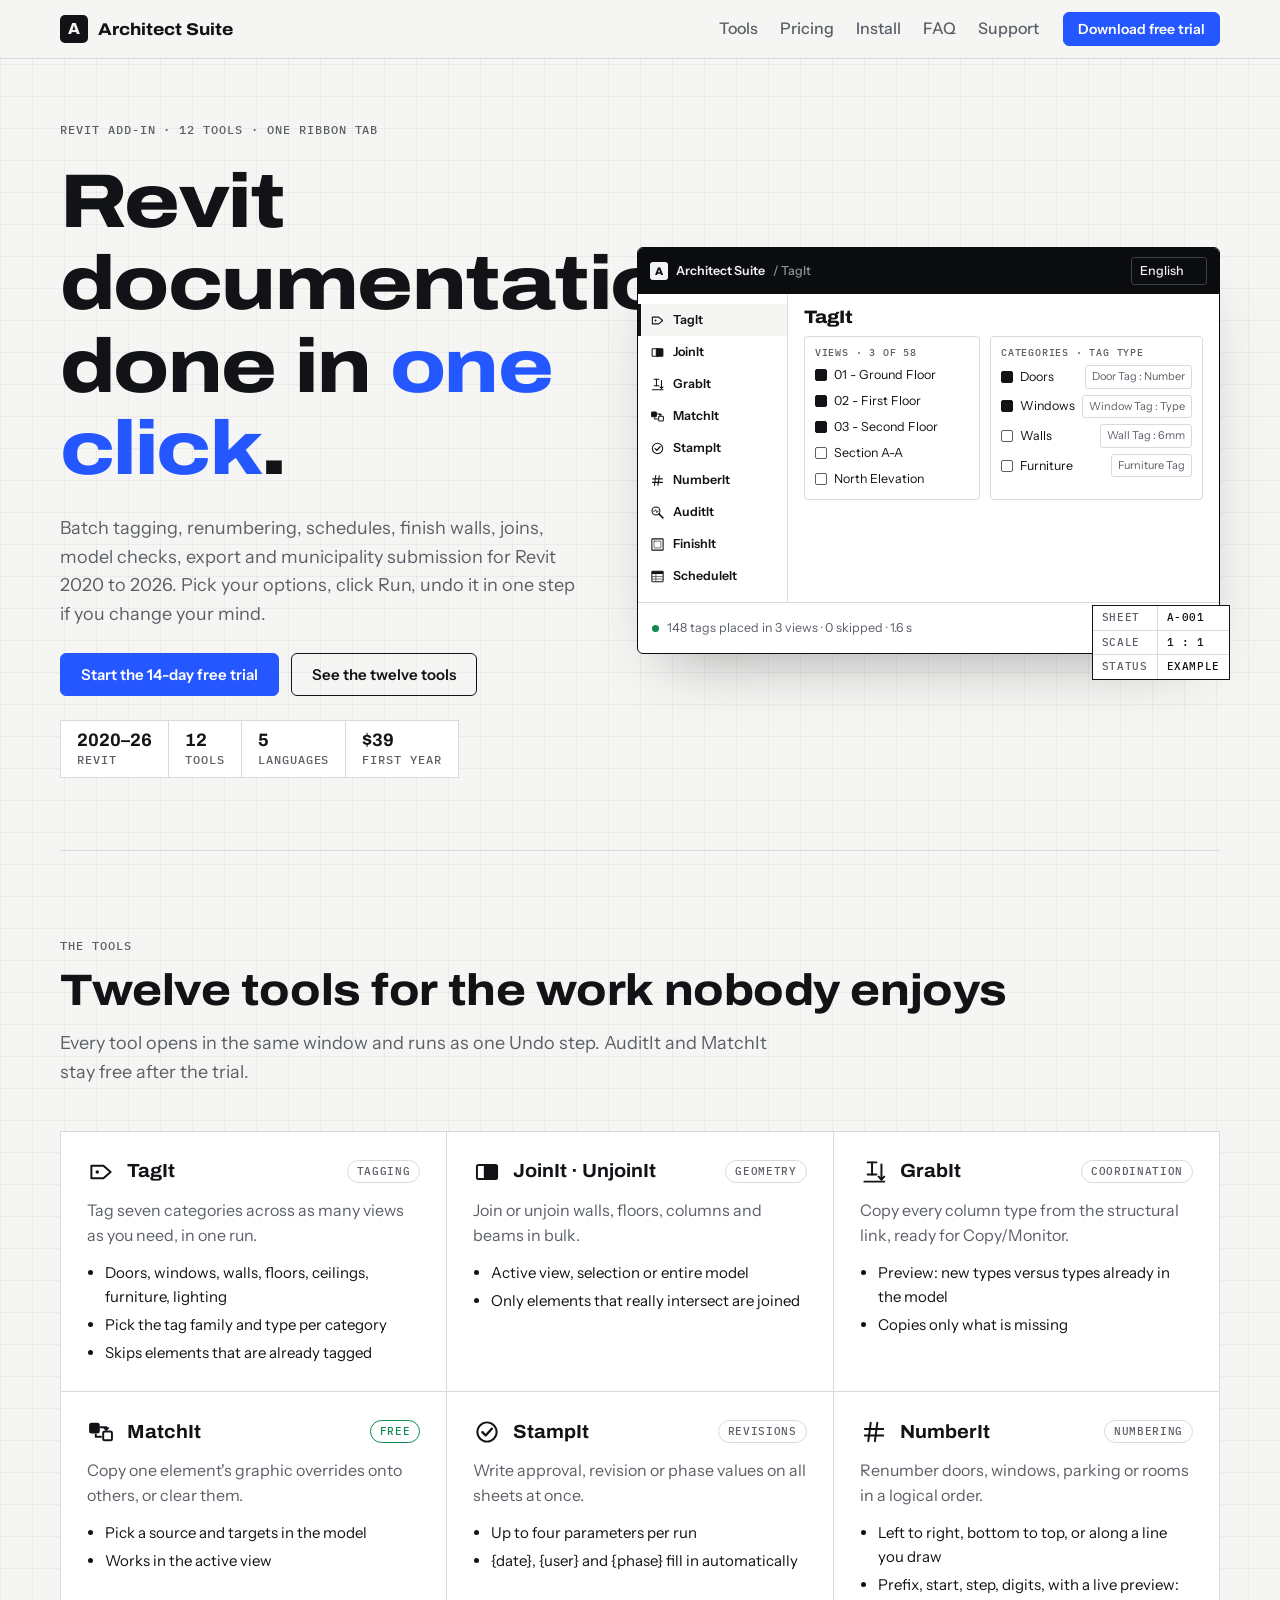
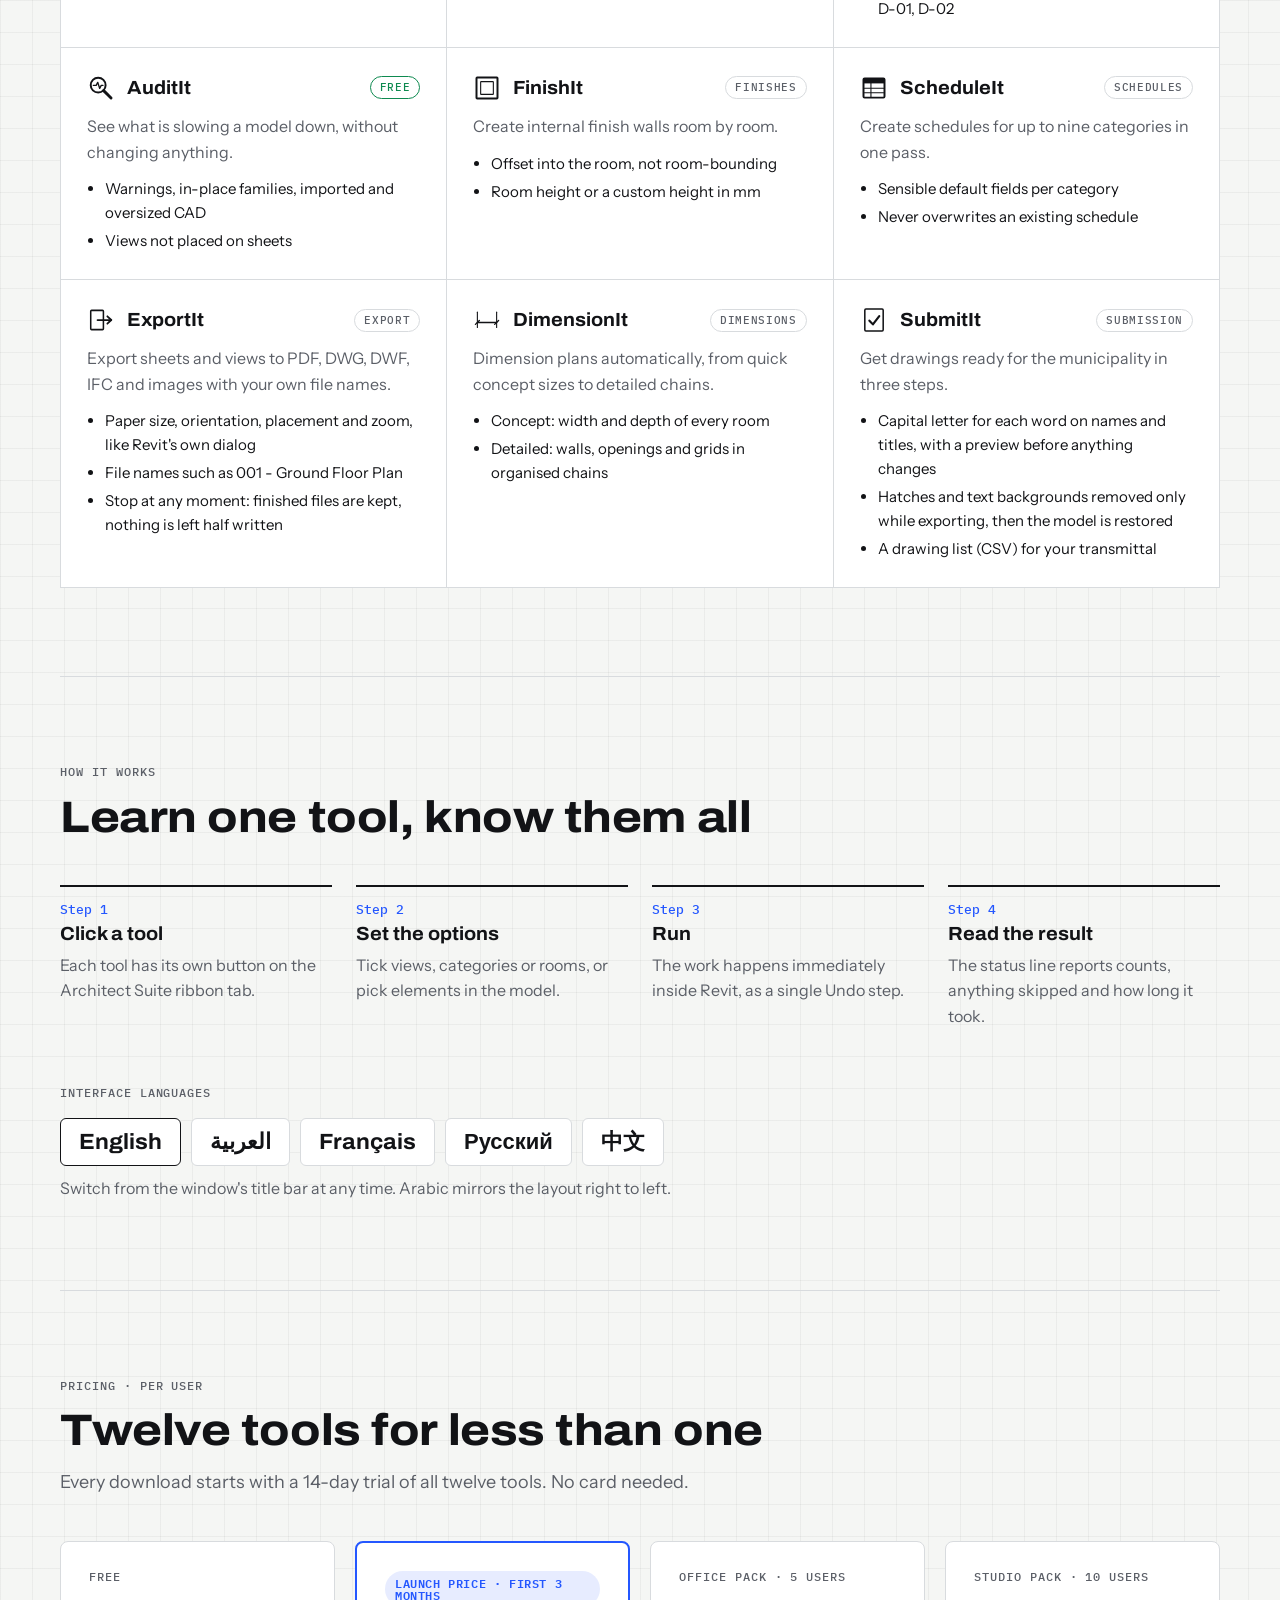
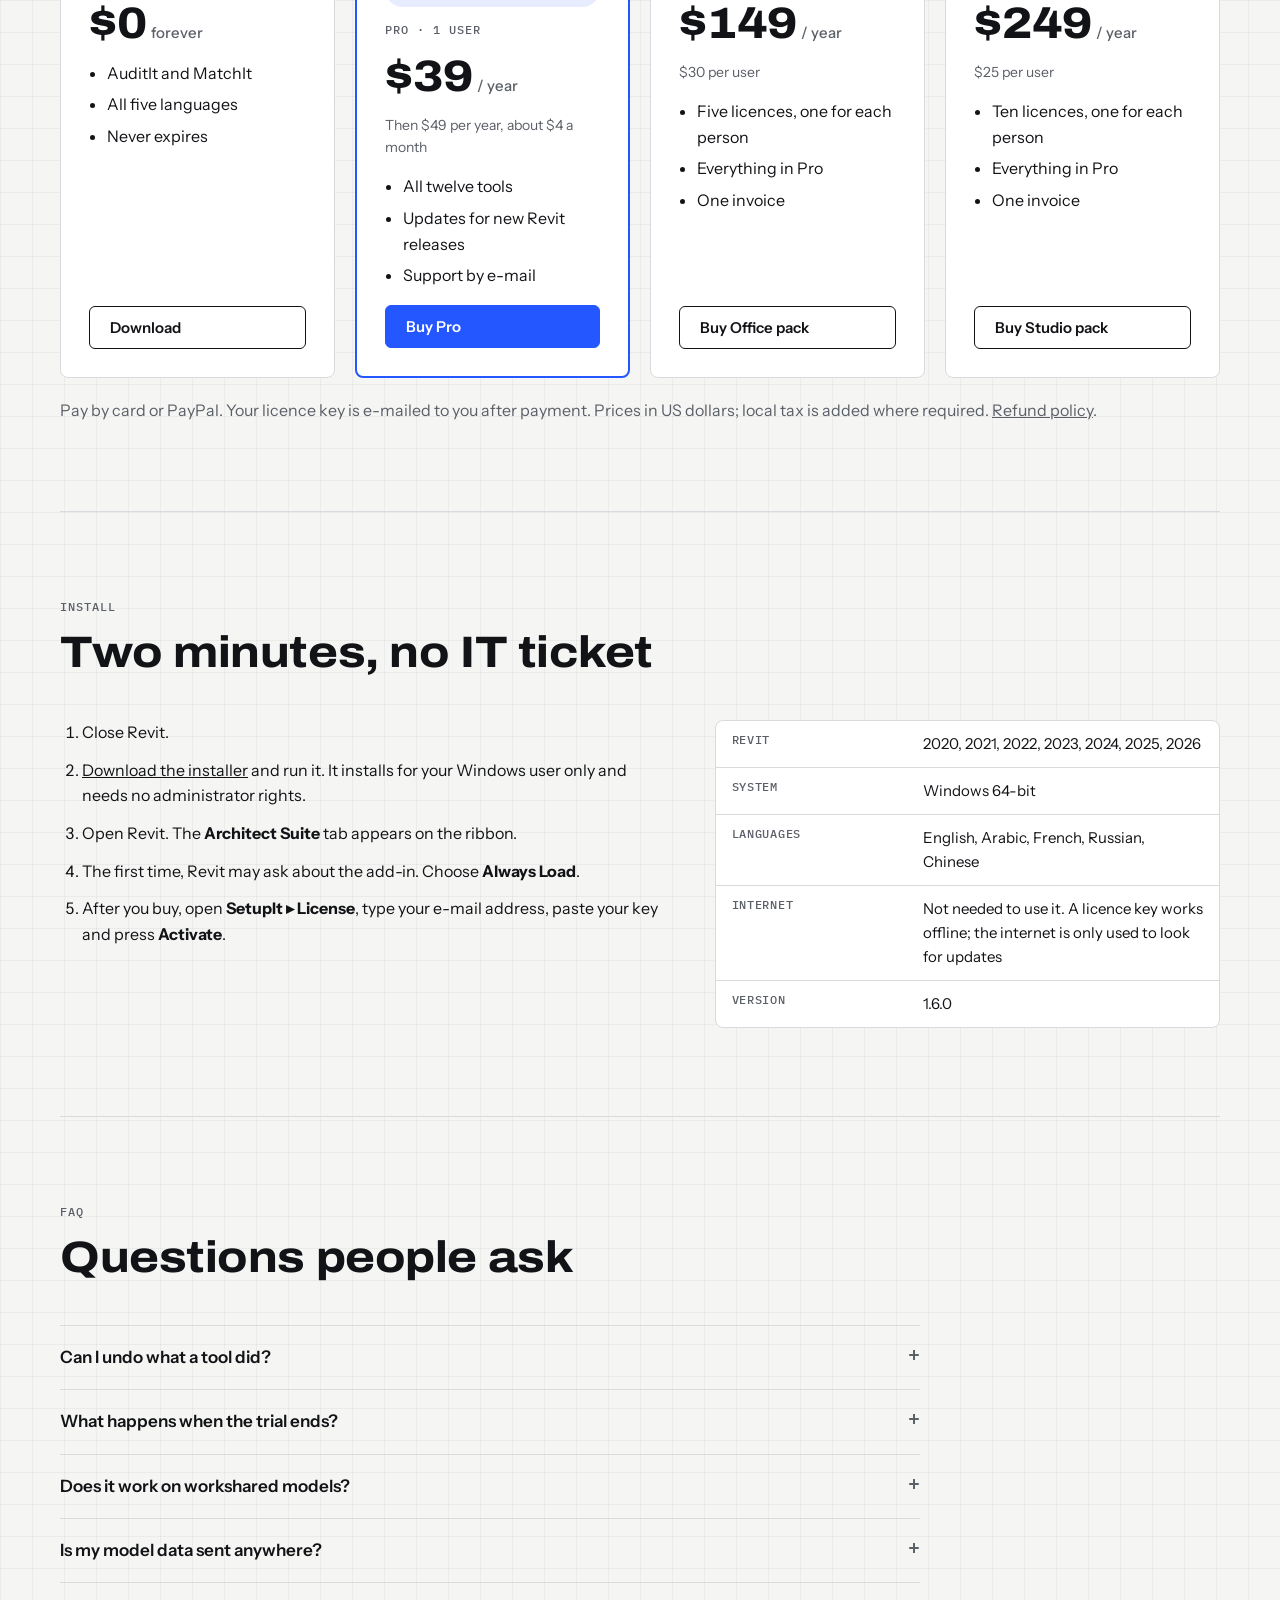
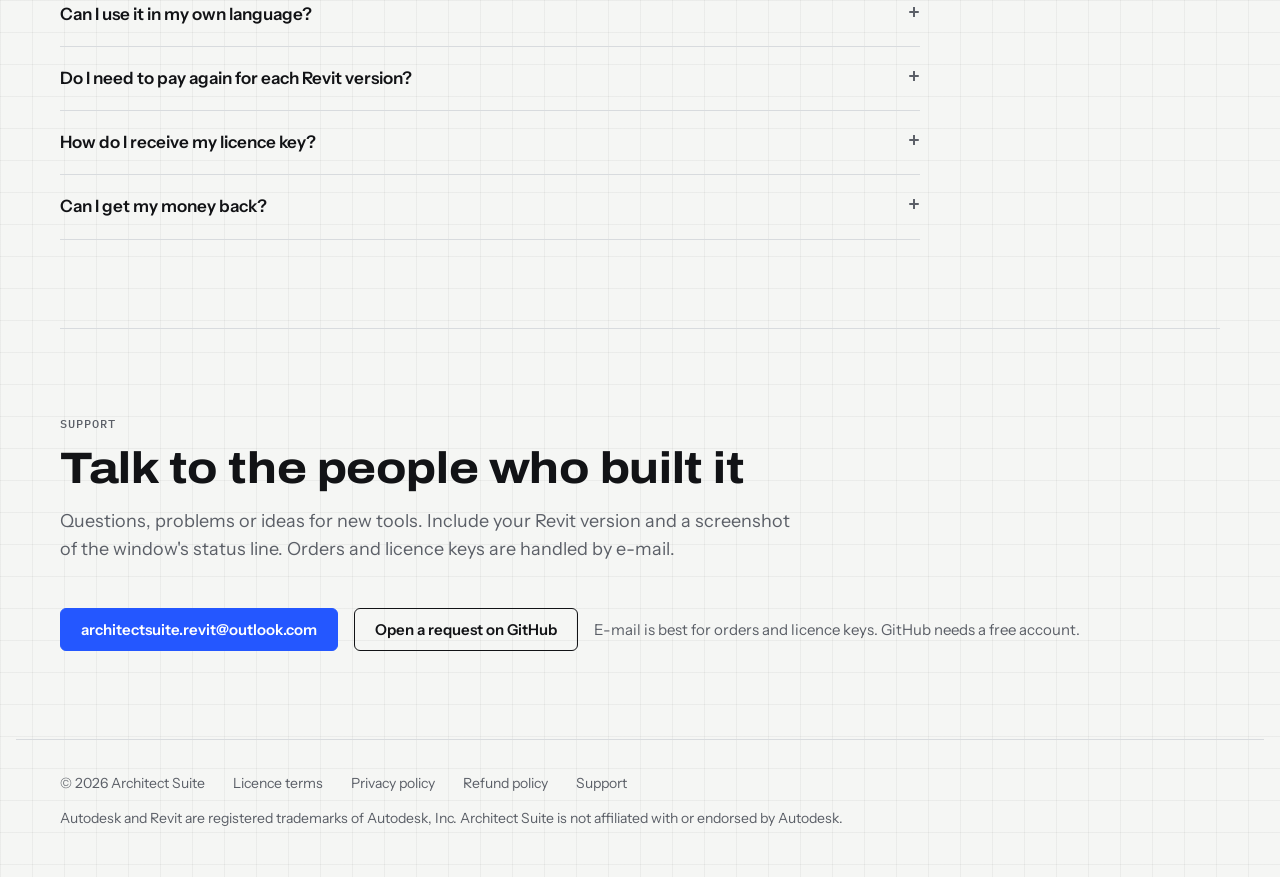
<file: index.html>
<!doctype html>
<html lang="en">
<head>
<meta charset="utf-8">
<meta name="viewport" content="width=device-width, initial-scale=1, viewport-fit=cover">
<meta name="description" content="Architect Suite: twelve Revit productivity tools for tagging, numbering, schedules, finish walls, joins, model audit, export and municipality submission. Revit 2020-2026, five languages.">
<meta property="og:title" content="Architect Suite for Revit">
<meta property="og:description" content="Twelve Revit tools, one ribbon tab. 14-day free trial. Download the installer and try every tool.">
<meta property="og:url" content="https://conanarchi.github.io/architect-suite/">
<title>Architect Suite</title>
<link rel="preconnect" href="https://fonts.googleapis.com">
<link rel="preconnect" href="https://fonts.gstatic.com" crossorigin>
<link rel="stylesheet" href="https://fonts.googleapis.com/css2?family=Archivo:wdth,wght@100..125,500..800&family=Instrument+Sans:wght@400;500;600&family=IBM+Plex+Mono:wght@400;500&display=swap">
<link rel="stylesheet" href="style.css">
</head>
<body>
<svg width="0" height="0" style="position:absolute" aria-hidden="true"><symbol id="i-tagit" viewBox="0 0 256 256" fill="none" stroke="currentColor" stroke-linecap="round" stroke-linejoin="round"><polyline points="40,70 150,70 216,128 150,186 40,186 40,70" stroke-width="18"/><ellipse cx="94" cy="128" rx="16" ry="16" fill="currentColor" stroke="none"/></symbol><symbol id="i-joinit" viewBox="0 0 256 256" fill="none" stroke="currentColor" stroke-linecap="round" stroke-linejoin="round"><rect x="36" y="64" width="112" height="128" rx="14" stroke-width="18"/><rect x="108" y="64" width="112" height="128" rx="14" fill="currentColor" stroke-width="18"/></symbol><symbol id="i-grabit" viewBox="0 0 256 256" fill="none" stroke="currentColor" stroke-linecap="round" stroke-linejoin="round"><polyline points="70,40 150,40" stroke-width="18"/><polyline points="70,150 150,150" stroke-width="18"/><polyline points="110,40 110,150" stroke-width="18"/><polyline points="196,60 196,196" stroke-width="18"/><polyline points="170,170 196,196 222,170" stroke-width="18"/><polyline points="40,216 222,216" stroke-width="18"/></symbol><symbol id="i-matchit" viewBox="0 0 256 256" fill="none" stroke="currentColor" stroke-linecap="round" stroke-linejoin="round"><rect x="28" y="52" width="80" height="80" rx="14" fill="currentColor" stroke-width="18"/><rect x="148" y="124" width="80" height="80" rx="14" stroke-width="18"/><polyline points="80,150 80,172 128,172" stroke-width="18"/><polyline points="124,84 176,84 176,104" stroke-width="18"/><polyline points="160,92 176,108 192,92" stroke-width="18"/></symbol><symbol id="i-stampit" viewBox="0 0 256 256" fill="none" stroke="currentColor" stroke-linecap="round" stroke-linejoin="round"><ellipse cx="128" cy="128" rx="88" ry="88" stroke-width="18"/><polyline points="86,130 116,160 172,98" stroke-width="22"/></symbol><symbol id="i-numberit" viewBox="0 0 256 256" fill="none" stroke="currentColor" stroke-linecap="round" stroke-linejoin="round"><polyline points="98,44 76,212" stroke-width="18"/><polyline points="158,44 136,212" stroke-width="18"/><polyline points="44,100 212,100" stroke-width="18"/><polyline points="44,160 212,160" stroke-width="18"/></symbol><symbol id="i-auditit" viewBox="0 0 256 256" fill="none" stroke="currentColor" stroke-linecap="round" stroke-linejoin="round"><ellipse cx="102" cy="102" rx="68" ry="68" stroke-width="18"/><polyline points="152,152 220,220" stroke-width="26"/><polyline points="58,104 84,104 98,76 116,132 130,104 146,104" stroke-width="12"/></symbol><symbol id="i-finishit" viewBox="0 0 256 256" fill="none" stroke="currentColor" stroke-linecap="round" stroke-linejoin="round"><rect x="32" y="32" width="192" height="192" rx="6" stroke-width="18"/><rect x="70" y="70" width="116" height="116" rx="4" stroke-width="10"/></symbol><symbol id="i-scheduleit" viewBox="0 0 256 256" fill="none" stroke="currentColor" stroke-linecap="round" stroke-linejoin="round"><rect x="32" y="40" width="192" height="176" rx="10" stroke-width="18"/><rect x="32" y="40" width="192" height="46" fill="currentColor" stroke="none"/><polyline points="40,130 216,130" stroke-width="10"/><polyline points="40,172 216,172" stroke-width="10"/><polyline points="100,86 100,210" stroke-width="10"/></symbol><symbol id="i-exportit" viewBox="0 0 256 256" fill="none" stroke="currentColor" stroke-linecap="round" stroke-linejoin="round"><rect x="34" y="40" width="116" height="176" rx="8" stroke-width="14"/><polyline points="96,128 222,128" stroke-width="16"/><polyline points="186,94 222,128 186,162" stroke-width="16"/></symbol><symbol id="i-dimensionit" viewBox="0 0 256 256" fill="none" stroke="currentColor" stroke-linecap="round" stroke-linejoin="round"><polyline points="40,150 216,150" stroke-width="14"/><polyline points="40,56 40,196" stroke-width="10"/><polyline points="216,56 216,196" stroke-width="10"/><polyline points="22,168 58,132" stroke-width="12"/><polyline points="198,168 234,132" stroke-width="12"/></symbol><symbol id="i-submitit" viewBox="0 0 256 256" fill="none" stroke="currentColor" stroke-linecap="round" stroke-linejoin="round"><rect x="44" y="28" width="168" height="200" rx="10" stroke-width="14"/><polyline points="86,134 118,168 176,92" stroke-width="20"/></symbol></svg>
<header class="top">
  <div class="wrap">
    <a class="brand" href="#top"><span class="mark">A</span>Architect Suite</a>
    <nav class="links" aria-label="Sections">
      <a href="#tools">Tools</a><a href="#pricing">Pricing</a><a href="#install">Install</a><a href="#faq">FAQ</a><a href="#support">Support</a>
    </nav>
    <a class="btn primary small" data-link="download" href="#install">Download free trial</a>
  </div>
</header>
<main class="wrap" id="top">
  <section class="hero">
    <div class="hero-grid">
      <div class="copy">
        <span class="label">Revit add-in · 12 tools · one ribbon tab</span>
        <h1>Revit documentation, done in <em>one click</em>.</h1>
        <p class="lead">Batch tagging, renumbering, schedules, finish walls, joins, model checks, export and municipality submission for Revit 2020 to 2026. Pick your options, click Run, undo it in one step if you change your mind.</p>
        <div class="cta-row">
          <a class="btn primary" data-link="download" href="#install">Start the 14-day free trial</a>
          <a class="btn" href="#tools">See the twelve tools</a>
        </div>
        <div class="specs" aria-label="At a glance">
          <div><b>2020–26</b><span class="label">Revit</span></div>
          <div><b>12</b><span class="label">Tools</span></div>
          <div><b>5</b><span class="label">Languages</span></div>
          <div><b>$39</b><span class="label">First year</span></div>
        </div>
      </div>
      <div class="mock-frame" aria-label="The Architect Suite window, showing TagIt">
        <div class="mock" role="img" aria-label="Architect Suite window with TagIt open: views and categories ticked, tag types chosen, Run button">
          <div class="bar"><span class="m">A</span>Architect Suite <span class="crumb">/ TagIt</span><span class="lang">English</span></div>
          <div class="body">
            <div class="side">
              <span class="on"><svg class="ic" aria-hidden="true"><use href="#i-tagit"/></svg>TagIt</span>
              <span><svg class="ic" aria-hidden="true"><use href="#i-joinit"/></svg>JoinIt</span>
              <span><svg class="ic" aria-hidden="true"><use href="#i-grabit"/></svg>GrabIt</span>
              <span><svg class="ic" aria-hidden="true"><use href="#i-matchit"/></svg>MatchIt</span>
              <span><svg class="ic" aria-hidden="true"><use href="#i-stampit"/></svg>StampIt</span>
              <span><svg class="ic" aria-hidden="true"><use href="#i-numberit"/></svg>NumberIt</span>
              <span><svg class="ic" aria-hidden="true"><use href="#i-auditit"/></svg>AuditIt</span>
              <span><svg class="ic" aria-hidden="true"><use href="#i-finishit"/></svg>FinishIt</span>
              <span><svg class="ic" aria-hidden="true"><use href="#i-scheduleit"/></svg>ScheduleIt</span>
            </div>
            <div class="page">
              <h4>TagIt</h4>
              <div class="cols">
                <div class="card">
                  <span class="label">Views · 3 of 58</span>
                  <span class="cb"><i class="x"></i>01 - Ground Floor</span>
                  <span class="cb"><i class="x"></i>02 - First Floor</span>
                  <span class="cb"><i class="x"></i>03 - Second Floor</span>
                  <span class="cb"><i></i>Section A-A</span>
                  <span class="cb"><i></i>North Elevation</span>
                </div>
                <div class="card">
                  <span class="label">Categories · Tag type</span>
                  <span class="cb"><i class="x"></i>Doors<span class="dd">Door Tag : Number</span></span>
                  <span class="cb"><i class="x"></i>Windows<span class="dd">Window Tag : Type</span></span>
                  <span class="cb"><i></i>Walls<span class="dd">Wall Tag : 6mm</span></span>
                  <span class="cb"><i></i>Furniture<span class="dd">Furniture Tag</span></span>
                </div>
              </div>
            </div>
          </div>
          <div class="foot"><span class="dot"></span>148 tags placed in 3 views · 0 skipped · 1.6 s<span class="run">Run</span></div>
        </div>
        <div class="titleblock" aria-hidden="true">
          <div>Sheet</div><div>A-001</div>
          <div>Scale</div><div>1 : 1</div>
          <div>Status</div><div>Example</div>
        </div>
      </div>
    </div>
  </section>
  <section id="tools">
    <div class="sec-head">
      <span class="label">The tools</span>
      <h2>Twelve tools for the work nobody enjoys</h2>
      <p class="lead">Every tool opens in the same window and runs as one Undo step. AuditIt and MatchIt stay free after the trial.</p>
    </div>
    <div class="tools">
      <article class="tool"><div class="head"><svg class="ic" aria-hidden="true"><use href="#i-tagit"/></svg><h3>TagIt</h3><span class="tag">Tagging</span></div>
        <p>Tag seven categories across as many views as you need, in one run.</p>
        <ul><li>Doors, windows, walls, floors, ceilings, furniture, lighting</li><li>Pick the tag family and type per category</li><li>Skips elements that are already tagged</li></ul></article>
      <article class="tool"><div class="head"><svg class="ic" aria-hidden="true"><use href="#i-joinit"/></svg><h3>JoinIt · UnjoinIt</h3><span class="tag">Geometry</span></div>
        <p>Join or unjoin walls, floors, columns and beams in bulk.</p>
        <ul><li>Active view, selection or entire model</li><li>Only elements that really intersect are joined</li></ul></article>
      <article class="tool"><div class="head"><svg class="ic" aria-hidden="true"><use href="#i-grabit"/></svg><h3>GrabIt</h3><span class="tag">Coordination</span></div>
        <p>Copy every column type from the structural link, ready for Copy/Monitor.</p>
        <ul><li>Preview: new types versus types already in the model</li><li>Copies only what is missing</li></ul></article>
      <article class="tool"><div class="head"><svg class="ic" aria-hidden="true"><use href="#i-matchit"/></svg><h3>MatchIt</h3><span class="tag free">Free</span></div>
        <p>Copy one element's graphic overrides onto others, or clear them.</p>
        <ul><li>Pick a source and targets in the model</li><li>Works in the active view</li></ul></article>
      <article class="tool"><div class="head"><svg class="ic" aria-hidden="true"><use href="#i-stampit"/></svg><h3>StampIt</h3><span class="tag">Revisions</span></div>
        <p>Write approval, revision or phase values on all sheets at once.</p>
        <ul><li>Up to four parameters per run</li><li>{date}, {user} and {phase} fill in automatically</li></ul></article>
      <article class="tool"><div class="head"><svg class="ic" aria-hidden="true"><use href="#i-numberit"/></svg><h3>NumberIt</h3><span class="tag">Numbering</span></div>
        <p>Renumber doors, windows, parking or rooms in a logical order.</p>
        <ul><li>Left to right, bottom to top, or along a line you draw</li><li>Prefix, start, step, digits, with a live preview: D-01, D-02</li></ul></article>
      <article class="tool"><div class="head"><svg class="ic" aria-hidden="true"><use href="#i-auditit"/></svg><h3>AuditIt</h3><span class="tag free">Free</span></div>
        <p>See what is slowing a model down, without changing anything.</p>
        <ul><li>Warnings, in-place families, imported and oversized CAD</li><li>Views not placed on sheets</li></ul></article>
      <article class="tool"><div class="head"><svg class="ic" aria-hidden="true"><use href="#i-finishit"/></svg><h3>FinishIt</h3><span class="tag">Finishes</span></div>
        <p>Create internal finish walls room by room.</p>
        <ul><li>Offset into the room, not room-bounding</li><li>Room height or a custom height in mm</li></ul></article>
      <article class="tool"><div class="head"><svg class="ic" aria-hidden="true"><use href="#i-scheduleit"/></svg><h3>ScheduleIt</h3><span class="tag">Schedules</span></div>
        <p>Create schedules for up to nine categories in one pass.</p>
        <ul><li>Sensible default fields per category</li><li>Never overwrites an existing schedule</li></ul></article>
      <article class="tool"><div class="head"><svg class="ic" aria-hidden="true"><use href="#i-exportit"/></svg><h3>ExportIt</h3><span class="tag">Export</span></div>
        <p>Export sheets and views to PDF, DWG, DWF, IFC and images with your own file names.</p>
        <ul><li>Paper size, orientation, placement and zoom, like Revit's own dialog</li><li>File names such as 001 - Ground Floor Plan</li><li>Stop at any moment: finished files are kept, nothing is left half written</li></ul></article>
      <article class="tool"><div class="head"><svg class="ic" aria-hidden="true"><use href="#i-dimensionit"/></svg><h3>DimensionIt</h3><span class="tag">Dimensions</span></div>
        <p>Dimension plans automatically, from quick concept sizes to detailed chains.</p>
        <ul><li>Concept: width and depth of every room</li><li>Detailed: walls, openings and grids in organised chains</li></ul></article>
      <article class="tool"><div class="head"><svg class="ic" aria-hidden="true"><use href="#i-submitit"/></svg><h3>SubmitIt</h3><span class="tag">Submission</span></div>
        <p>Get drawings ready for the municipality in three steps.</p>
        <ul><li>Capital letter for each word on names and titles, with a preview before anything changes</li><li>Hatches and text backgrounds removed only while exporting, then the model is restored</li><li>A drawing list (CSV) for your transmittal</li></ul></article>
    </div>
  </section>
  <section id="how">
    <div class="sec-head">
      <span class="label">How it works</span>
      <h2>Learn one tool, know them all</h2>
    </div>
    <div class="steps">
      <div class="step"><span class="n">Step 1</span><h3>Click a tool</h3><p>Each tool has its own button on the Architect Suite ribbon tab.</p></div>
      <div class="step"><span class="n">Step 2</span><h3>Set the options</h3><p>Tick views, categories or rooms, or pick elements in the model.</p></div>
      <div class="step"><span class="n">Step 3</span><h3>Run</h3><p>The work happens immediately inside Revit, as a single Undo step.</p></div>
      <div class="step"><span class="n">Step 4</span><h3>Read the result</h3><p>The status line reports counts, anything skipped and how long it took.</p></div>
    </div>
    <div style="margin-top:56px;display:flex;flex-direction:column;gap:10px">
      <span class="label">Interface languages</span>
      <div class="langs"><span>English</span><span lang="ar">العربية</span><span lang="fr">Français</span><span lang="ru">Русский</span><span lang="zh">中文</span></div>
      <p class="lead" style="font-size:16px">Switch from the window's title bar at any time. Arabic mirrors the layout right to left.</p>
    </div>
  </section>
  <section id="pricing">
    <div class="sec-head">
      <span class="label">Pricing · per user</span>
      <h2>Twelve tools for less than one</h2>
      <p class="lead">Every download starts with a 14-day trial of all twelve tools. No card needed.</p>
    </div>
    <div class="plans">
      <div class="plan">
        <span class="label">Free</span>
        <div class="price">$0<small>forever</small></div>
        <ul><li>AuditIt and MatchIt</li><li>All five languages</li><li>Never expires</li></ul>
        <a class="btn" data-link="download" href="#install">Download</a>
      </div>
      <div class="plan best">
        <span class="pill">Launch price · first 3 months</span>
        <span class="label">Pro · 1 user</span>
        <div class="price">$39<small>/ year</small></div>
        <span class="was">Then $49 per year, about $4 a month</span>
        <ul><li>All twelve tools</li><li>Updates for new Revit releases</li><li>Support by e-mail</li></ul>
        <a class="btn primary" data-buy="pro" href="#support">Buy Pro</a>
      </div>
      <div class="plan">
        <span class="label">Office pack · 5 users</span>
        <div class="price">$149<small>/ year</small></div>
        <span class="was">$30 per user</span>
        <ul><li>Five licences, one for each person</li><li>Everything in Pro</li><li>One invoice</li></ul>
        <a class="btn" data-buy="office" href="#support">Buy Office pack</a>
      </div>
      <div class="plan">
        <span class="label">Studio pack · 10 users</span>
        <div class="price">$249<small>/ year</small></div>
        <span class="was">$25 per user</span>
        <ul><li>Ten licences, one for each person</li><li>Everything in Pro</li><li>One invoice</li></ul>
        <a class="btn" data-buy="studio" href="#support">Buy Studio pack</a>
      </div>
    </div>
    <p class="trialnote">Pay by card or PayPal. Your licence key is e-mailed to you after payment. Prices in US dollars; local tax is added where required. <a href="refund.html">Refund policy</a>.</p>
  </section>
  <section id="install">
    <div class="sec-head">
      <span class="label">Install</span>
      <h2>Two minutes, no IT ticket</h2>
    </div>
    <div class="install">
      <ol>
        <li>Close Revit.</li>
        <li><a data-link="download" href="#install">Download the installer</a> and run it. It installs for your Windows user only and needs no administrator rights.</li>
        <li>Open Revit. The <b>Architect Suite</b> tab appears on the ribbon.</li>
        <li>The first time, Revit may ask about the add-in. Choose <b>Always Load</b>.</li>
        <li>After you buy, open <b>SetupIt ▸ License</b>, type your e-mail address, paste your key and press <b>Activate</b>.</li>
      </ol>
      <div class="req">
        <table>
          <tr><th>Revit</th><td>2020, 2021, 2022, 2023, 2024, 2025, 2026</td></tr>
          <tr><th>System</th><td>Windows 64-bit</td></tr>
          <tr><th>Languages</th><td>English, Arabic, French, Russian, Chinese</td></tr>
          <tr><th>Internet</th><td>Not needed to use it. A licence key works offline; the internet is only used to look for updates</td></tr>
          <tr><th>Version</th><td><span data-cfg="version">1.6.0</span></td></tr>
        </table>
      </div>
    </div>
  </section>
  <section id="faq">
    <div class="sec-head">
      <span class="label">FAQ</span>
      <h2>Questions people ask</h2>
    </div>
    <div class="faq">
      <details><summary>Can I undo what a tool did?</summary><p>Yes. Every run is a single Revit Undo step, named after the tool. Press Ctrl+Z once to revert the whole run.</p></details>
      <details><summary>What happens when the trial ends?</summary><p>AuditIt and MatchIt keep working for free. The other ten tools show a short message with a link to buy Pro. Nothing in your models is affected, and you can still open everything you made.</p></details>
      <details><summary>Does it work on workshared models?</summary><p>Yes, like any other edit. Make sure the elements are not borrowed by someone else, then sync as usual.</p></details>
      <details><summary>Is my model data sent anywhere?</summary><p>No. Your model never leaves your computer. A licence key is checked on your PC without the internet. See the <a href="privacy.html">privacy policy</a>.</p></details>
      <details><summary>Can I use it in my own language?</summary><p>The interface is available in English, Arabic, French, Russian and Chinese. It works with any Revit interface language.</p></details>
      <details><summary>Do I need to pay again for each Revit version?</summary><p>No. One licence covers every supported Revit version on your computer, including new releases while your licence is active.</p></details>
      <details><summary>How do I receive my licence key?</summary><p>After payment, the key is sent to the e-mail address you paid with. In Revit, open <b>SetupIt ▸ License</b>, type that e-mail address, paste the key and press <b>Activate</b>. The key then works offline.</p></details>
      <details><summary>Can I get my money back?</summary><p>Yes, within 14 days of purchase if it does not work for you. See the <a href="refund.html">refund policy</a>.</p></details>
    </div>
  </section>
  <section id="support">
    <div class="sec-head">
      <span class="label">Support</span>
      <h2>Talk to the people who built it</h2>
      <p class="lead">Questions, problems or ideas for new tools. Include your Revit version and a screenshot of the window's status line. Orders and licence keys are handled by e-mail.</p>
    </div>
    <div class="support">
      <a class="btn primary" data-link="email" href="#support"></a>
      <a class="btn" data-link="issues" href="#support">Open a request on GitHub</a>
      <span class="lead" style="font-size:15px">E-mail is best for orders and licence keys. GitHub needs a free account.</span>
    </div>
  </section>
</main>
<footer>
  <div class="wrap">
    <span>© 2026 <span data-cfg="legalName">Architect Suite</span></span>
    <a href="terms.html">Licence terms</a>
    <a href="privacy.html">Privacy policy</a>
    <a href="refund.html">Refund policy</a>
    <a href="#support">Support</a>
    <span class="tm">Autodesk and Revit are registered trademarks of Autodesk, Inc. Architect Suite is not affiliated with or endorsed by Autodesk.</span>
  </div>
</footer>
<script src="site-config.js"></script>
<script src="site.js"></script>
</body>
</html>
</file>
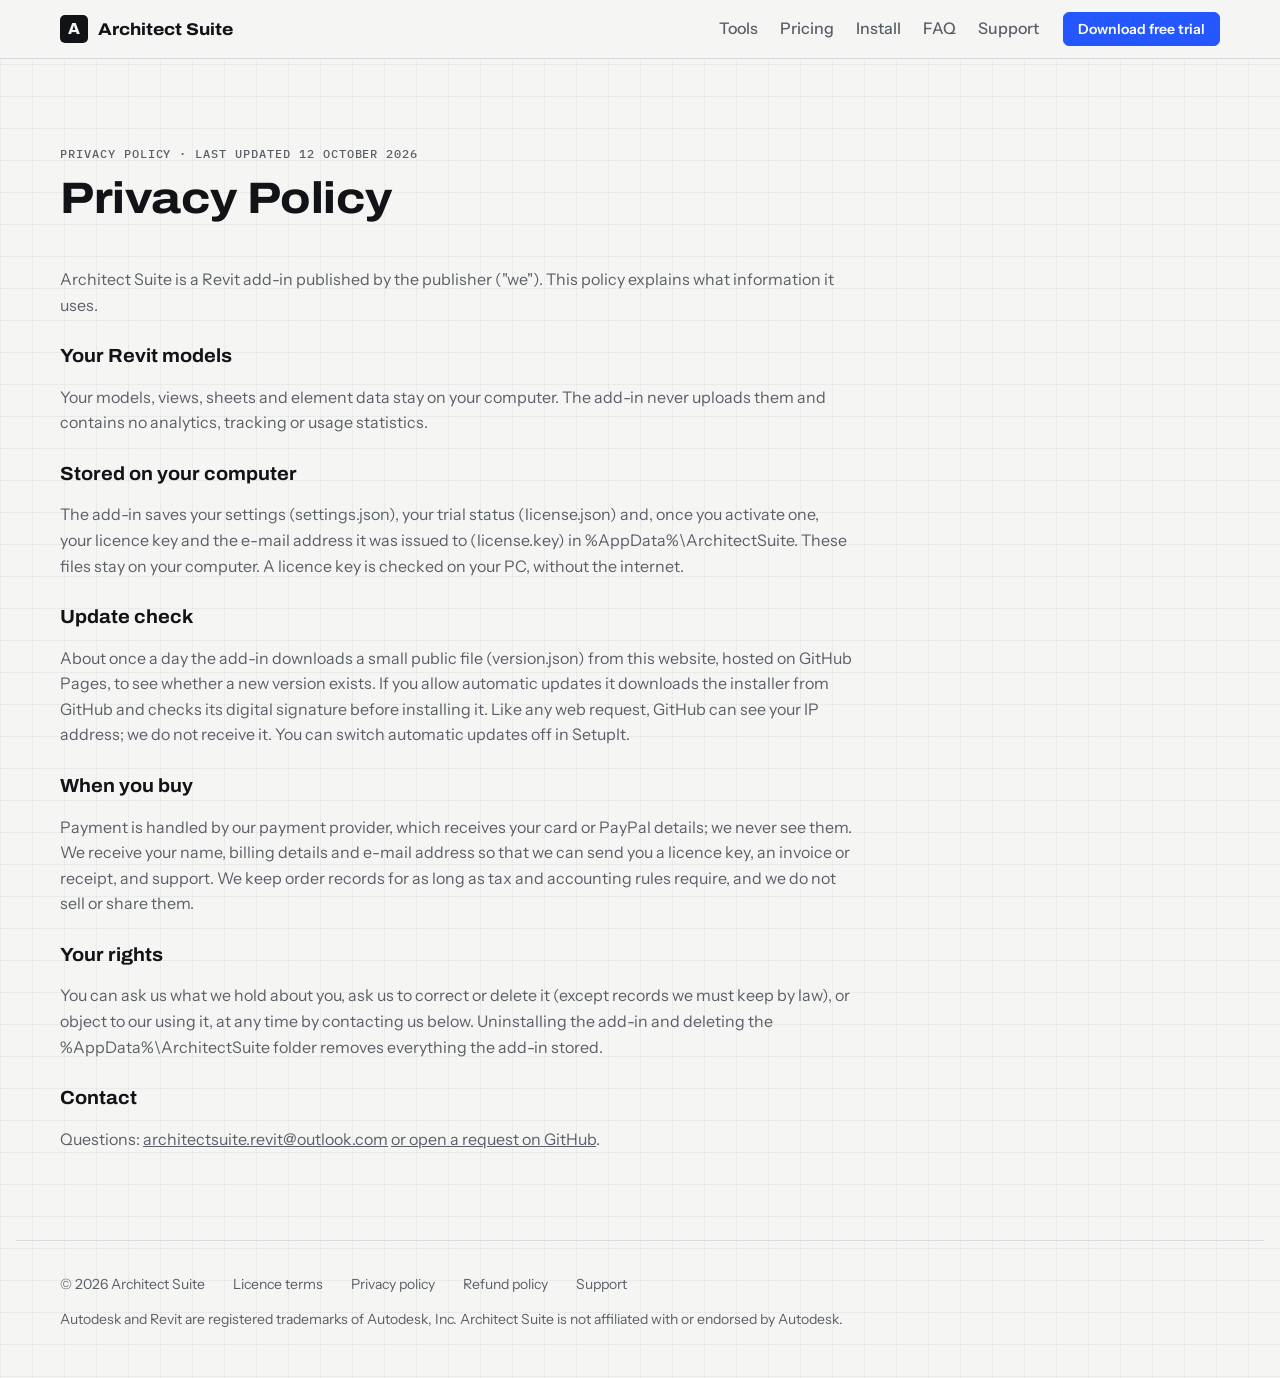
<file: privacy.html>
<!doctype html>
<html lang="en">
<head>
<meta charset="utf-8">
<meta name="viewport" content="width=device-width, initial-scale=1, viewport-fit=cover">
<meta name="description" content="What Architect Suite stores, what it sends, and what the seller receives when you buy.">
<meta property="og:title" content="Architect Suite Privacy Policy">
<meta property="og:description" content="What Architect Suite stores, what it sends, and what the seller receives when you buy.">
<meta property="og:url" content="https://conanarchi.github.io/architect-suite/privacy.html">
<title>Architect Suite Privacy Policy</title>
<link rel="preconnect" href="https://fonts.googleapis.com">
<link rel="preconnect" href="https://fonts.gstatic.com" crossorigin>
<link rel="stylesheet" href="https://fonts.googleapis.com/css2?family=Archivo:wdth,wght@100..125,500..800&family=Instrument+Sans:wght@400;500;600&family=IBM+Plex+Mono:wght@400;500&display=swap">
<link rel="stylesheet" href="style.css">
</head>
<body>
<header class="top">
  <div class="wrap">
    <a class="brand" href="index.html"><span class="mark">A</span>Architect Suite</a>
    <nav class="links" aria-label="Sections">
      <a href="index.html#tools">Tools</a><a href="index.html#pricing">Pricing</a><a href="index.html#install">Install</a><a href="index.html#faq">FAQ</a><a href="index.html#support">Support</a>
    </nav>
    <a class="btn primary small" data-link="download" href="index.html#install">Download free trial</a>
  </div>
</header>
<main class="wrap"><section style="border-top:0">
    <div class="sec-head">
      <span class="label">Privacy Policy · last updated <span data-cfg="lastUpdated">12 October 2026</span></span>
      <h2>Privacy Policy</h2>
    </div>
    <div class="policy">
      <p>Architect Suite is a Revit add-in published by <span data-cfg="legalName">the publisher</span> ("we"). This policy explains what information it uses.</p>
      <h3>Your Revit models</h3>
      <p>Your models, views, sheets and element data stay on your computer. The add-in never uploads them and contains no analytics, tracking or usage statistics.</p>
      <h3>Stored on your computer</h3>
      <p>The add-in saves your settings (settings.json), your trial status (license.json) and, once you activate one, your licence key and the e-mail address it was issued to (license.key) in %AppData%\ArchitectSuite. These files stay on your computer. A licence key is checked on your PC, without the internet.</p>
      <h3>Update check</h3>
      <p>About once a day the add-in downloads a small public file (version.json) from this website, hosted on GitHub Pages, to see whether a new version exists. If you allow automatic updates it downloads the installer from GitHub and checks its digital signature before installing it. Like any web request, GitHub can see your IP address; we do not receive it. You can switch automatic updates off in SetupIt.</p>
      <h3>When you buy</h3>
      <p>Payment is handled by our payment provider, which receives your card or PayPal details; we never see them. We receive your name, billing details and e-mail address so that we can send you a licence key, an invoice or receipt, and support. We keep order records for as long as tax and accounting rules require, and we do not sell or share them.</p>
      <h3>Your rights</h3>
      <p>You can ask us what we hold about you, ask us to correct or delete it (except records we must keep by law), or object to our using it, at any time by contacting us below. Uninstalling the add-in and deleting the %AppData%\ArchitectSuite folder removes everything the add-in stored.</p>
      <h3>Contact</h3>
      <p>Questions: <a data-link="email" href="#"></a> <a data-link="issues" href="#">or open a request on GitHub</a>.<span data-cfg-show="country"> Publisher located in <span data-cfg="country"></span>.</span></p>
    </div>
  </section>
</main>
<footer>
  <div class="wrap">
    <span>© 2026 <span data-cfg="legalName">Architect Suite</span></span>
    <a href="terms.html">Licence terms</a>
    <a href="privacy.html">Privacy policy</a>
    <a href="refund.html">Refund policy</a>
    <a href="index.html#support">Support</a>
    <span class="tm">Autodesk and Revit are registered trademarks of Autodesk, Inc. Architect Suite is not affiliated with or endorsed by Autodesk.</span>
  </div>
</footer>
<script src="site-config.js"></script>
<script src="site.js"></script>
</body>
</html>
</file>
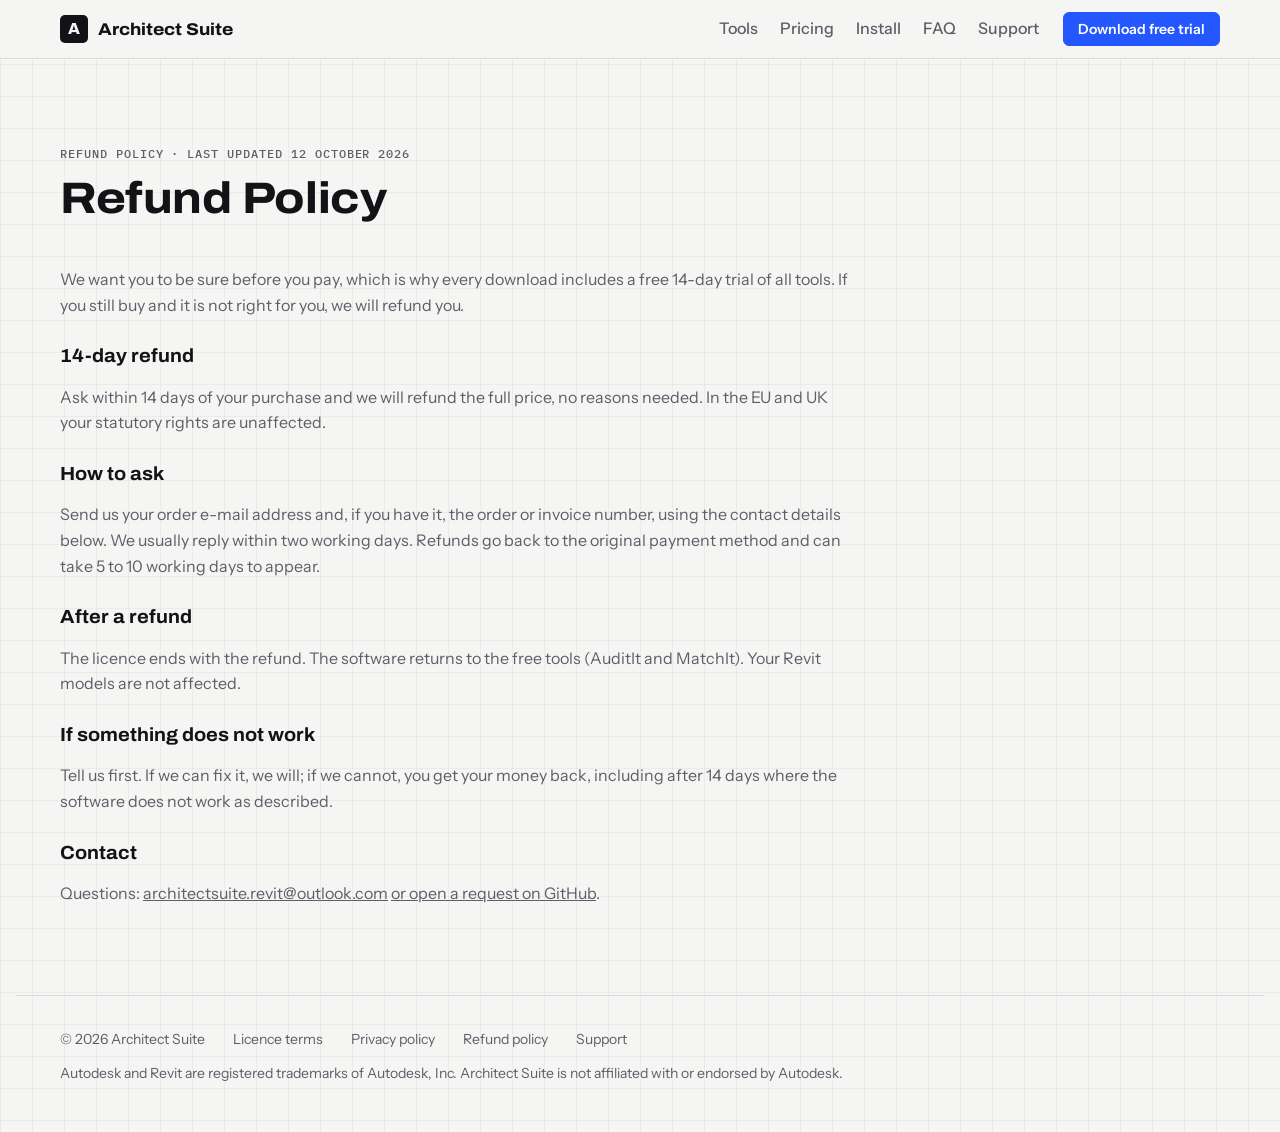
<file: refund.html>
<!doctype html>
<html lang="en">
<head>
<meta charset="utf-8">
<meta name="viewport" content="width=device-width, initial-scale=1, viewport-fit=cover">
<meta name="description" content="Refunds: 14 days from purchase, how to ask, and what happens to your licence.">
<meta property="og:title" content="Architect Suite Refund Policy">
<meta property="og:description" content="Refunds: 14 days from purchase, how to ask, and what happens to your licence.">
<meta property="og:url" content="https://conanarchi.github.io/architect-suite/refund.html">
<title>Architect Suite Refund Policy</title>
<link rel="preconnect" href="https://fonts.googleapis.com">
<link rel="preconnect" href="https://fonts.gstatic.com" crossorigin>
<link rel="stylesheet" href="https://fonts.googleapis.com/css2?family=Archivo:wdth,wght@100..125,500..800&family=Instrument+Sans:wght@400;500;600&family=IBM+Plex+Mono:wght@400;500&display=swap">
<link rel="stylesheet" href="style.css">
</head>
<body>
<header class="top">
  <div class="wrap">
    <a class="brand" href="index.html"><span class="mark">A</span>Architect Suite</a>
    <nav class="links" aria-label="Sections">
      <a href="index.html#tools">Tools</a><a href="index.html#pricing">Pricing</a><a href="index.html#install">Install</a><a href="index.html#faq">FAQ</a><a href="index.html#support">Support</a>
    </nav>
    <a class="btn primary small" data-link="download" href="index.html#install">Download free trial</a>
  </div>
</header>
<main class="wrap"><section style="border-top:0">
    <div class="sec-head">
      <span class="label">Refund Policy · last updated <span data-cfg="lastUpdated">12 October 2026</span></span>
      <h2>Refund Policy</h2>
    </div>
    <div class="policy">
      <p>We want you to be sure before you pay, which is why every download includes a free 14-day trial of all tools. If you still buy and it is not right for you, we will refund you.</p>
      <h3>14-day refund</h3>
      <p>Ask within 14 days of your purchase and we will refund the full price, no reasons needed. In the EU and UK your statutory rights are unaffected.</p>
      <h3>How to ask</h3>
      <p>Send us your order e-mail address and, if you have it, the order or invoice number, using the contact details below. We usually reply within two working days. Refunds go back to the original payment method and can take 5 to 10 working days to appear.</p>
      <h3>After a refund</h3>
      <p>The licence ends with the refund. The software returns to the free tools (AuditIt and MatchIt). Your Revit models are not affected.</p>
      <h3>If something does not work</h3>
      <p>Tell us first. If we can fix it, we will; if we cannot, you get your money back, including after 14 days where the software does not work as described.</p>
      <h3>Contact</h3>
      <p>Questions: <a data-link="email" href="#"></a> <a data-link="issues" href="#">or open a request on GitHub</a>.<span data-cfg-show="country"> Publisher located in <span data-cfg="country"></span>.</span></p>
    </div>
  </section>
</main>
<footer>
  <div class="wrap">
    <span>© 2026 <span data-cfg="legalName">Architect Suite</span></span>
    <a href="terms.html">Licence terms</a>
    <a href="privacy.html">Privacy policy</a>
    <a href="refund.html">Refund policy</a>
    <a href="index.html#support">Support</a>
    <span class="tm">Autodesk and Revit are registered trademarks of Autodesk, Inc. Architect Suite is not affiliated with or endorsed by Autodesk.</span>
  </div>
</footer>
<script src="site-config.js"></script>
<script src="site.js"></script>
</body>
</html>
</file>
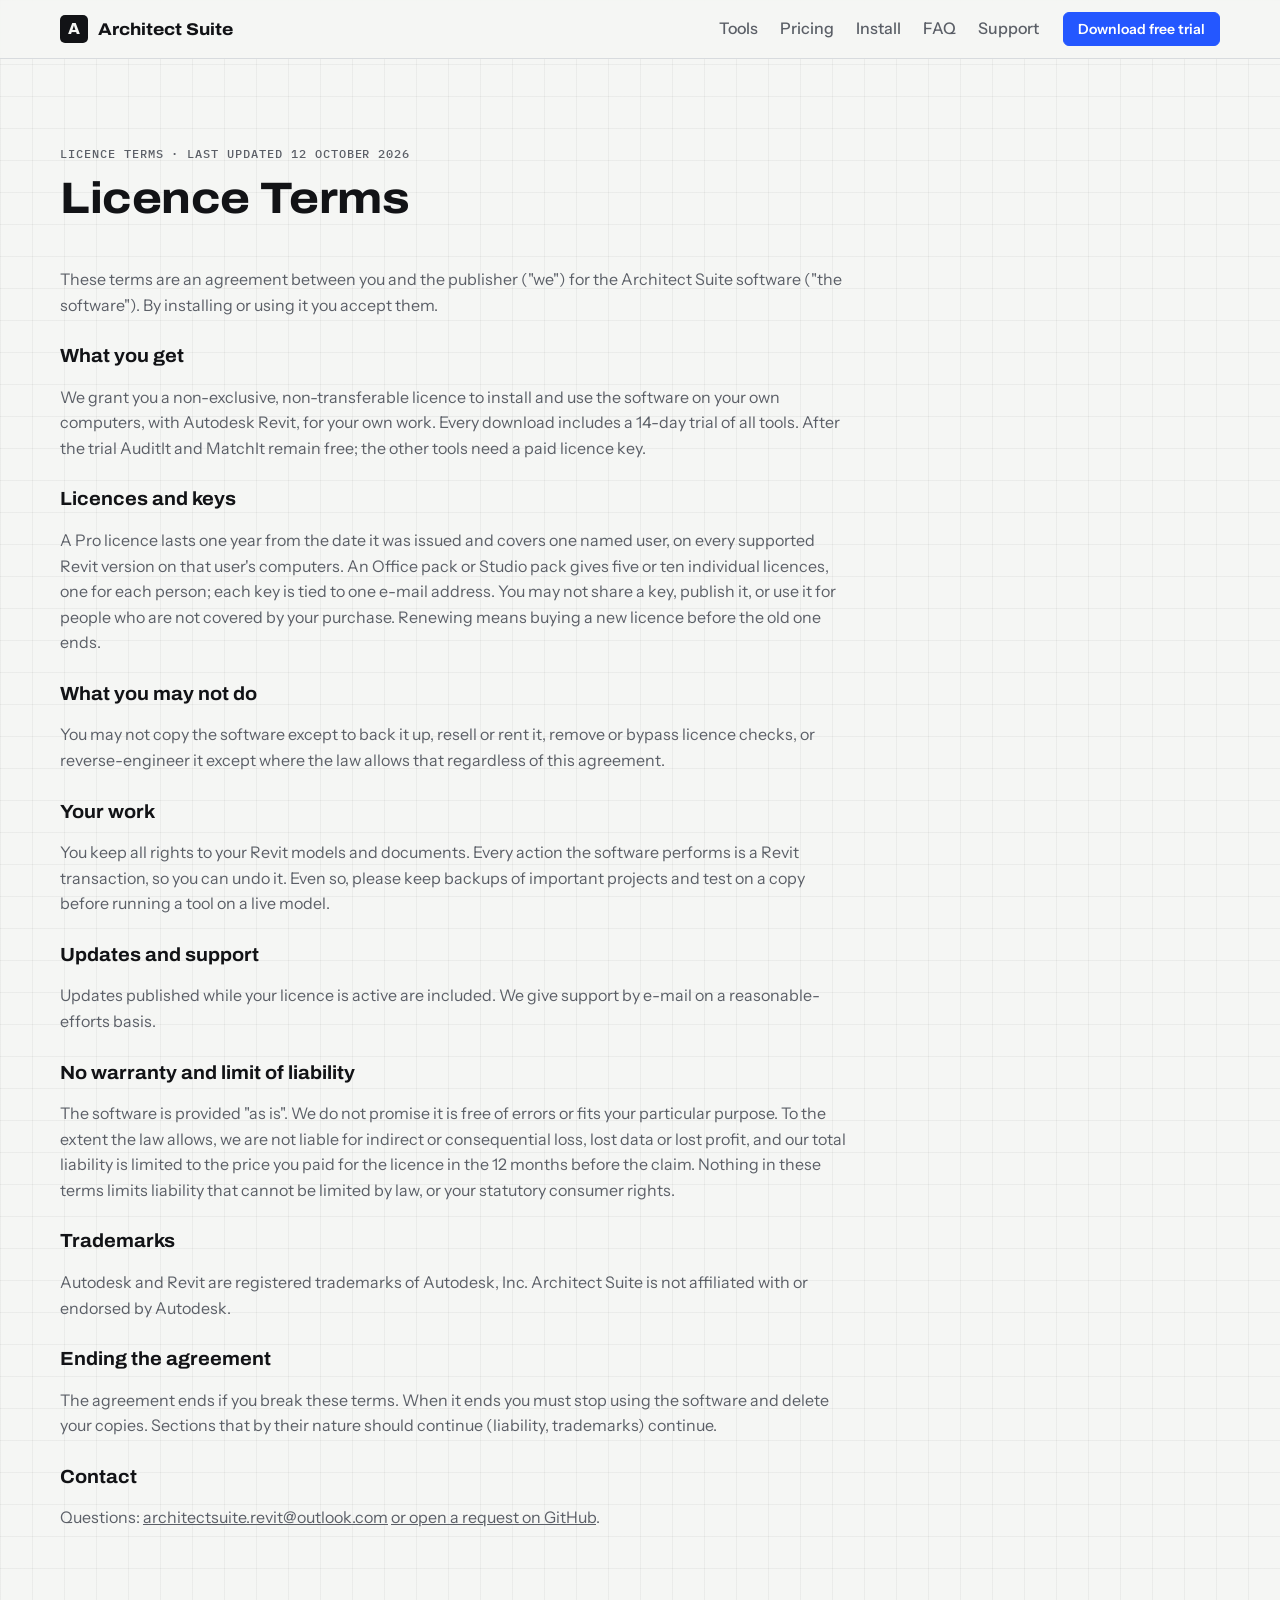
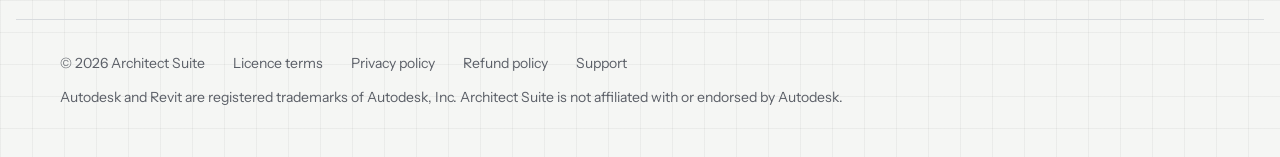
<file: terms.html>
<!doctype html>
<html lang="en">
<head>
<meta charset="utf-8">
<meta name="viewport" content="width=device-width, initial-scale=1, viewport-fit=cover">
<meta name="description" content="The terms under which Architect Suite is licensed: what you may do, what a licence covers, and our liability.">
<meta property="og:title" content="Architect Suite Licence Terms">
<meta property="og:description" content="The terms under which Architect Suite is licensed: what you may do, what a licence covers, and our liability.">
<meta property="og:url" content="https://conanarchi.github.io/architect-suite/terms.html">
<title>Architect Suite Licence Terms</title>
<link rel="preconnect" href="https://fonts.googleapis.com">
<link rel="preconnect" href="https://fonts.gstatic.com" crossorigin>
<link rel="stylesheet" href="https://fonts.googleapis.com/css2?family=Archivo:wdth,wght@100..125,500..800&family=Instrument+Sans:wght@400;500;600&family=IBM+Plex+Mono:wght@400;500&display=swap">
<link rel="stylesheet" href="style.css">
</head>
<body>
<header class="top">
  <div class="wrap">
    <a class="brand" href="index.html"><span class="mark">A</span>Architect Suite</a>
    <nav class="links" aria-label="Sections">
      <a href="index.html#tools">Tools</a><a href="index.html#pricing">Pricing</a><a href="index.html#install">Install</a><a href="index.html#faq">FAQ</a><a href="index.html#support">Support</a>
    </nav>
    <a class="btn primary small" data-link="download" href="index.html#install">Download free trial</a>
  </div>
</header>
<main class="wrap"><section style="border-top:0">
    <div class="sec-head">
      <span class="label">Licence Terms · last updated <span data-cfg="lastUpdated">12 October 2026</span></span>
      <h2>Licence Terms</h2>
    </div>
    <div class="policy">
      <p>These terms are an agreement between you and <span data-cfg="legalName">the publisher</span> ("we") for the Architect Suite software ("the software"). By installing or using it you accept them.</p>
      <h3>What you get</h3>
      <p>We grant you a non-exclusive, non-transferable licence to install and use the software on your own computers, with Autodesk Revit, for your own work. Every download includes a 14-day trial of all tools. After the trial AuditIt and MatchIt remain free; the other tools need a paid licence key.</p>
      <h3>Licences and keys</h3>
      <p>A Pro licence lasts one year from the date it was issued and covers one named user, on every supported Revit version on that user's computers. An Office pack or Studio pack gives five or ten individual licences, one for each person; each key is tied to one e-mail address. You may not share a key, publish it, or use it for people who are not covered by your purchase. Renewing means buying a new licence before the old one ends.</p>
      <h3>What you may not do</h3>
      <p>You may not copy the software except to back it up, resell or rent it, remove or bypass licence checks, or reverse-engineer it except where the law allows that regardless of this agreement.</p>
      <h3>Your work</h3>
      <p>You keep all rights to your Revit models and documents. Every action the software performs is a Revit transaction, so you can undo it. Even so, please keep backups of important projects and test on a copy before running a tool on a live model.</p>
      <h3>Updates and support</h3>
      <p>Updates published while your licence is active are included. We give support by e-mail on a reasonable-efforts basis.</p>
      <h3>No warranty and limit of liability</h3>
      <p>The software is provided "as is". We do not promise it is free of errors or fits your particular purpose. To the extent the law allows, we are not liable for indirect or consequential loss, lost data or lost profit, and our total liability is limited to the price you paid for the licence in the 12 months before the claim. Nothing in these terms limits liability that cannot be limited by law, or your statutory consumer rights.</p>
      <h3>Trademarks</h3>
      <p>Autodesk and Revit are registered trademarks of Autodesk, Inc. Architect Suite is not affiliated with or endorsed by Autodesk.</p>
      <h3>Ending the agreement</h3>
      <p>The agreement ends if you break these terms. When it ends you must stop using the software and delete your copies. Sections that by their nature should continue (liability, trademarks) continue.</p>
      <h3>Contact</h3>
      <p>Questions: <a data-link="email" href="#"></a> <a data-link="issues" href="#">or open a request on GitHub</a>.<span data-cfg-show="country"> Publisher located in <span data-cfg="country"></span>.</span></p>
    </div>
  </section>
</main>
<footer>
  <div class="wrap">
    <span>© 2026 <span data-cfg="legalName">Architect Suite</span></span>
    <a href="terms.html">Licence terms</a>
    <a href="privacy.html">Privacy policy</a>
    <a href="refund.html">Refund policy</a>
    <a href="index.html#support">Support</a>
    <span class="tm">Autodesk and Revit are registered trademarks of Autodesk, Inc. Architect Suite is not affiliated with or endorsed by Autodesk.</span>
  </div>
</footer>
<script src="site-config.js"></script>
<script src="site.js"></script>
</body>
</html>
</file>
<file: style.css>
body{margin:0} img{max-width:100%} [hidden]{display:none!important}
:root{
--paper:#F5F6F4; --sheet:#FFFFFF; --ink:#121316; --muted:#5B5F67; --line:#D8DBDE; --grid:rgba(18,19,22,.045);
--accent:#2457FF; --accent-ink:#FFFFFF; --accent-soft:#E7ECFF; --ok:#0E8A50;
--chrome:#0B0C0E; --chrome-fg:#F2F3F5; --chrome-muted:#8E929A;
--display:"Archivo","Arial Narrow",Arial,sans-serif;
--body:"Instrument Sans","Segoe UI",Arial,sans-serif;
--mono:"IBM Plex Mono",Consolas,"Courier New",monospace;
--icon-filter:none;
}
@media (prefers-color-scheme: dark){:root:not([data-theme="light"]){
--paper:#0E0F12; --sheet:#16181C; --ink:#EDEEF0; --muted:#9A9EA6; --line:#2B2E34; --grid:rgba(237,238,240,.04);
--accent:#7A93FF; --accent-ink:#0E0F12; --accent-soft:#1C2340; --ok:#3CCB86;
--chrome:#050506; --chrome-fg:#F2F3F5; --chrome-muted:#8E929A; --icon-filter:invert(1); color-scheme:dark}}
:root[data-theme="dark"]{
--paper:#0E0F12; --sheet:#16181C; --ink:#EDEEF0; --muted:#9A9EA6; --line:#2B2E34; --grid:rgba(237,238,240,.04);
--accent:#7A93FF; --accent-ink:#0E0F12; --accent-soft:#1C2340; --ok:#3CCB86;
--chrome:#050506; --chrome-fg:#F2F3F5; --chrome-muted:#8E929A; --icon-filter:invert(1); color-scheme:dark}
*{box-sizing:border-box}
html{scroll-behavior:smooth}
@media (prefers-reduced-motion: reduce){html{scroll-behavior:auto}}
body{background:var(--paper);color:var(--ink);font:16px/1.6 var(--body);
background-image:linear-gradient(var(--grid) 1px,transparent 1px),linear-gradient(90deg,var(--grid) 1px,transparent 1px);
background-size:32px 32px;padding-inline:16px}
.wrap{max-width:1160px;margin-inline:auto}
a{color:inherit}
h1,h2,h3{font-family:var(--display);text-wrap:balance;margin:0;line-height:1.08}
h2{font-size:clamp(28px,4vw,44px);font-stretch:112%;font-weight:750;letter-spacing:-.01em}
h3{font-size:19px;font-weight:700;font-stretch:105%}
p{margin:0}
.label{font:500 12px/1.2 var(--mono);letter-spacing:.08em;text-transform:uppercase;color:var(--muted)}
.lead{color:var(--muted);font-size:18px;max-width:62ch}
:focus-visible{outline:2px solid var(--accent);outline-offset:3px;border-radius:4px}
.btn{display:inline-flex;align-items:center;gap:8px;font:600 15px/1 var(--body);text-decoration:none;
padding:13px 20px;border-radius:6px;border:1.5px solid var(--ink);color:var(--ink);background:transparent;cursor:pointer;transition:transform .15s ease,background .15s ease}
.btn:hover{transform:translateY(-1px)}
.btn.primary{background:var(--accent);border-color:var(--accent);color:var(--accent-ink)}
.btn.small{padding:9px 14px;font-size:14px}
header.top{position:sticky;top:env(safe-area-inset-top,0px);z-index:10;background:color-mix(in srgb,var(--paper) 88%,transparent);
backdrop-filter:blur(8px);border-bottom:1px solid var(--line);margin-inline:-16px;padding:12px 16px}
header.top .wrap{display:flex;align-items:center;gap:24px}
.brand{display:flex;align-items:center;gap:10px;text-decoration:none;font:750 17px/1 var(--display);font-stretch:110%}
.mark{width:28px;height:28px;border-radius:5px;background:var(--ink);color:var(--paper);display:grid;place-items:center;font:800 16px/1 var(--display)}
nav.links{display:flex;gap:22px;margin-left:auto}
nav.links a{text-decoration:none;font-weight:500;color:var(--muted)}
nav.links a:hover{color:var(--ink)}
@media (max-width:820px){nav.links{display:none} header.top .btn{margin-left:auto}}
section{padding-block:88px}
section+section{border-top:1px solid var(--line)}
.sec-head{display:flex;flex-direction:column;gap:14px;margin-bottom:44px}
.hero{padding-block:64px 72px}
.hero-grid{display:grid;grid-template-columns:minmax(0,1fr) minmax(0,1.12fr);gap:56px;align-items:center}
@media (max-width:960px){.hero-grid{grid-template-columns:1fr}}
.hero h1{font-size:clamp(40px,6.2vw,76px);font-weight:800;font-stretch:118%;letter-spacing:-.02em}
.hero h1 em{font-style:normal;color:var(--accent)}
.hero .copy{display:flex;flex-direction:column;gap:24px;min-width:0}
.cta-row{display:flex;flex-wrap:wrap;gap:12px}
.specs{display:grid;grid-template-columns:repeat(4,auto);gap:0;border:1px solid var(--line);background:var(--sheet);width:max-content;max-width:100%}
.specs div{padding:10px 16px;border-left:1px solid var(--line);display:flex;flex-direction:column;gap:2px}
.specs div:first-child{border-left:0}
.specs b{font:700 18px/1.1 var(--display);font-variant-numeric:tabular-nums}
@media (max-width:560px){.specs{grid-template-columns:repeat(2,auto)} .specs div:nth-child(3){border-left:0} .specs div:nth-child(n+3){border-top:1px solid var(--line)}}
.mock-frame{position:relative;min-width:0}
.mock{border:1px solid var(--chrome);border-radius:6px;overflow:hidden;background:var(--sheet);box-shadow:0 30px 60px -30px rgba(0,0,0,.35);font-size:12.5px}
.mock .bar{background:var(--chrome);color:var(--chrome-fg);display:flex;align-items:center;gap:8px;padding:9px 12px;font-weight:600}
.mock .bar .m{width:18px;height:18px;border-radius:3px;background:var(--chrome-fg);color:var(--chrome);display:grid;place-items:center;font:800 11px/1 var(--display)}
.mock .bar .crumb{color:var(--chrome-muted);font-weight:500}
.mock .bar .lang{margin-left:auto;border:1px solid #3F3F46;border-radius:3px;padding:3px 22px 3px 8px;color:var(--chrome-fg);font-weight:500}
.mock .body{display:grid;grid-template-columns:150px minmax(0,1fr)}
.mock .side{border-right:1px solid var(--line);padding:10px 0;display:flex;flex-direction:column}
.mock .side span{display:flex;align-items:center;gap:8px;padding:6px 12px;font-weight:600}
.mock .side span.on{background:var(--paper);box-shadow:inset 3px 0 0 var(--ink)}
.mock .side .ic{width:15px;height:15px;flex:none}
.mock .page{padding:14px 16px;display:flex;flex-direction:column;gap:10px;min-width:0}
.mock .page h4{margin:0;font:800 18px/1 var(--display);font-stretch:110%}
.mock .cols{display:grid;grid-template-columns:1fr 1fr;gap:10px}
.mock .card{border:1px solid var(--line);border-radius:4px;padding:10px;display:flex;flex-direction:column;gap:6px}
.mock .card .label{font-size:10px}
.cb{display:flex;align-items:center;gap:7px}
.cb i{width:12px;height:12px;border:1.5px solid var(--muted);border-radius:2px;flex:none}
.cb i.x{background:var(--ink);border-color:var(--ink)}
.dd{border:1px solid var(--line);border-radius:3px;padding:2px 6px;color:var(--muted);font-size:11px;margin-left:auto;white-space:nowrap;overflow:hidden;text-overflow:ellipsis;max-width:110px}
.mock .foot{border-top:1px solid var(--line);display:flex;align-items:center;gap:8px;padding:9px 14px;color:var(--muted)}
.mock .foot .dot{width:7px;height:7px;border-radius:50%;background:var(--ok)}
.mock .foot .run{margin-left:auto;background:var(--chrome);color:var(--chrome-fg);border-radius:3px;padding:6px 16px;font-weight:600}
@media (max-width:560px){.mock .body{grid-template-columns:1fr} .mock .side{display:none} .mock .cols{grid-template-columns:1fr}}
.titleblock{position:absolute;right:-10px;bottom:-26px;background:var(--sheet);border:1.5px solid var(--ink);display:grid;grid-template-columns:auto auto;font:500 10.5px/1.3 var(--mono);text-transform:uppercase;letter-spacing:.06em}
.titleblock div{padding:5px 9px;border-left:1px solid var(--line);border-top:1px solid var(--line)}
.titleblock div:nth-child(odd){border-left:0;color:var(--muted)}
.titleblock div:nth-child(-n+2){border-top:0}
@media (max-width:560px){.titleblock{position:static;margin-top:10px;width:max-content}}
.tools{display:grid;grid-template-columns:repeat(3,minmax(0,1fr));gap:1px;background:var(--line);border:1px solid var(--line)}
@media (max-width:900px){.tools{grid-template-columns:repeat(2,minmax(0,1fr))}}
@media (max-width:600px){.tools{grid-template-columns:1fr}}
.tool{background:var(--sheet);padding:26px;display:flex;flex-direction:column;gap:12px;min-width:0}
.tool .head{display:flex;align-items:center;gap:12px}
.tool .ic{width:28px;height:28px;flex:none}
.tool .tag{margin-left:auto;font:500 11px/1 var(--mono);letter-spacing:.06em;text-transform:uppercase;border:1px solid var(--line);border-radius:20px;padding:5px 9px;color:var(--muted);white-space:nowrap}
.tool .tag.free{border-color:var(--ok);color:var(--ok)}
.tool p{color:var(--muted)}
.tool ul{margin:0;padding-left:18px;color:var(--ink);font-size:15px;display:flex;flex-direction:column;gap:4px}
.steps{display:grid;grid-template-columns:repeat(4,minmax(0,1fr));gap:24px;counter-reset:s}
@media (max-width:900px){.steps{grid-template-columns:repeat(2,minmax(0,1fr))}}
@media (max-width:520px){.steps{grid-template-columns:1fr}}
.step{border-top:2px solid var(--ink);padding-top:16px;display:flex;flex-direction:column;gap:8px;min-width:0}
.step .n{font:500 13px/1 var(--mono);color:var(--accent)}
.step p{color:var(--muted)}
.langs{display:flex;flex-wrap:wrap;gap:10px;margin-top:8px}
.langs span{font:700 22px/1 var(--display);font-stretch:105%;padding:12px 18px;border:1.5px solid var(--line);border-radius:6px;background:var(--sheet)}
.langs span:first-child{border-color:var(--ink)}
.plans{display:grid;grid-template-columns:repeat(4,minmax(0,1fr));gap:20px;align-items:stretch}
@media (max-width:1100px){.plans{grid-template-columns:repeat(2,minmax(0,1fr))}}
@media (max-width:640px){.plans{grid-template-columns:1fr}}
.btn[aria-disabled="true"]{opacity:.5;cursor:not-allowed;pointer-events:none}
.plan{background:var(--sheet);border:1px solid var(--line);border-radius:8px;padding:28px;display:flex;flex-direction:column;gap:16px;min-width:0}
.plan.best{border:2px solid var(--accent)}
.plan .price{font:800 44px/1 var(--display);font-stretch:110%;font-variant-numeric:tabular-nums}
.plan .price small{font:500 15px/1 var(--body);color:var(--muted);margin-left:4px}
.plan .was{color:var(--muted);font-size:14px}
.plan ul{margin:0;padding-left:18px;display:flex;flex-direction:column;gap:6px;flex:1}
.plan .pill{align-self:flex-start;font:600 12px/1 var(--mono);letter-spacing:.05em;text-transform:uppercase;background:var(--accent-soft);color:var(--accent);padding:6px 10px;border-radius:20px}
.trialnote{margin-top:20px;color:var(--muted)}
.install{display:grid;grid-template-columns:minmax(0,1.2fr) minmax(0,1fr);gap:48px}
@media (max-width:860px){.install{grid-template-columns:1fr}}
.install ol{margin:0;padding-left:22px;display:flex;flex-direction:column;gap:12px}
.req{background:var(--sheet);border:1px solid var(--line);border-radius:8px;overflow:hidden}
.req table{width:100%;border-collapse:collapse;font-size:15px}
.req th,.req td{text-align:left;padding:11px 16px;border-top:1px solid var(--line);vertical-align:top}
.req tr:first-child th,.req tr:first-child td{border-top:0}
.req th{font:500 12px/1.4 var(--mono);text-transform:uppercase;letter-spacing:.06em;color:var(--muted);width:38%}
.faq{display:flex;flex-direction:column;border-top:1px solid var(--line);max-width:860px}
.faq details{border-bottom:1px solid var(--line);padding:18px 0}
.faq summary{cursor:pointer;font-weight:600;font-size:17px;list-style:none;display:flex;justify-content:space-between;gap:16px}
.faq summary::after{content:"+";font:500 20px/1 var(--mono);color:var(--muted)}
.faq details[open] summary::after{content:"−"}
.faq details p{margin-top:10px;color:var(--muted);max-width:68ch}
.support{display:flex;flex-wrap:wrap;gap:16px;align-items:center}
.addr{font:500 18px/1 var(--mono);background:var(--sheet);border:1px solid var(--line);padding:14px 16px;border-radius:6px;user-select:all}
.policy{max-width:72ch;display:flex;flex-direction:column;gap:18px}
.policy h3{margin-top:10px}
.policy p{color:var(--muted)}
footer{border-top:1px solid var(--line);padding-block:32px 48px;color:var(--muted);font-size:14px}
footer .wrap{display:flex;flex-wrap:wrap;gap:12px 28px;align-items:center}
footer a{text-decoration:none}
footer .tm{flex-basis:100%}
</file>
